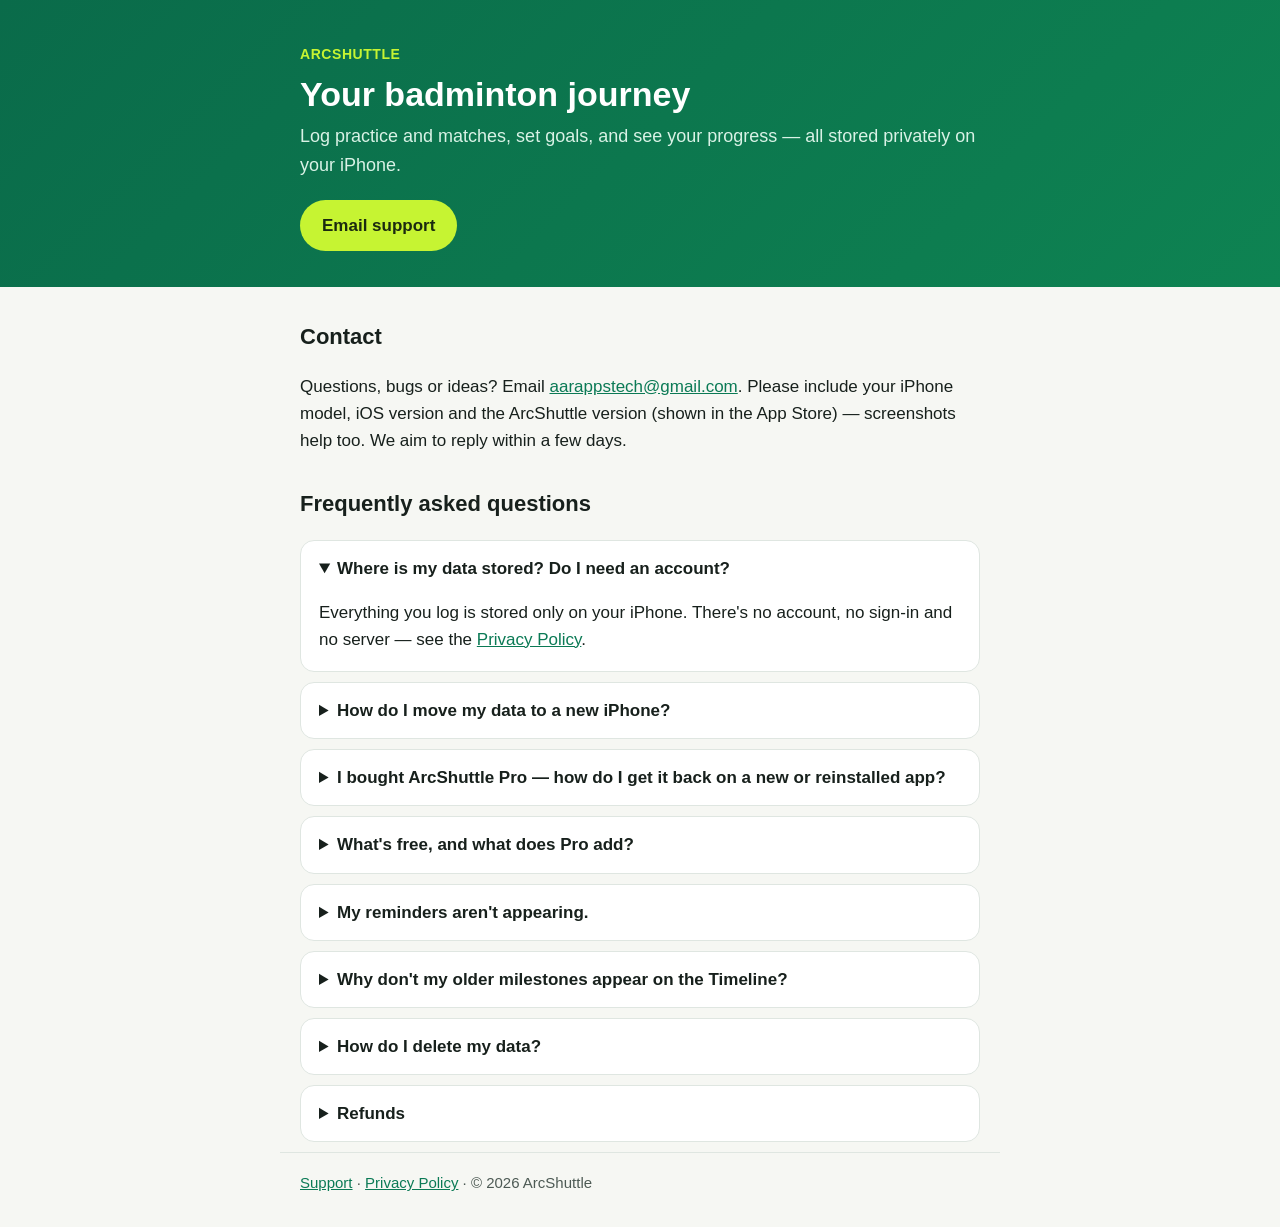
<file: index.html>
<!doctype html>
<html lang="en">
<head>
<meta charset="utf-8">
<meta name="viewport" content="width=device-width, initial-scale=1">
<title>ArcShuttle — Support</title>
<meta name="description" content="Help and support for ArcShuttle, the badminton training journal for iPhone.">
<link rel="stylesheet" href="style.css">
</head>
<body>
<header class="hero">
  <div class="wrap">
    <span class="brand">ArcShuttle</span>
    <h1>Your badminton journey</h1>
    <p class="lede">Log practice and matches, set goals, and see your progress — all stored privately on your iPhone.</p>
    <a class="button" href="mailto:aarappstech@gmail.com?subject=ArcShuttle%20support">Email support</a>
  </div>
</header>

<main class="wrap">
  <h2>Contact</h2>
  <p>Questions, bugs or ideas? Email <a href="mailto:aarappstech@gmail.com?subject=ArcShuttle%20support">aarappstech@gmail.com</a>. Please include your iPhone model, iOS version and the ArcShuttle version (shown in the App Store) — screenshots help too. We aim to reply within a few days.</p>

  <h2>Frequently asked questions</h2>

  <details open>
    <summary>Where is my data stored? Do I need an account?</summary>
    <p>Everything you log is stored only on your iPhone. There's no account, no sign-in and no server — see the <a href="privacy.html">Privacy Policy</a>.</p>
  </details>

  <details>
    <summary>How do I move my data to a new iPhone?</summary>
    <p>Because your data lives on your device, it moves with your iPhone's own transfer: set up the new iPhone from an <strong>iCloud Backup</strong>, a computer backup, or Apple's <strong>Quick Start</strong>. With ArcShuttle Pro you can also export a CSV spreadsheet or PDF report at any time (Profile → Export data).</p>
  </details>

  <details>
    <summary>I bought ArcShuttle Pro — how do I get it back on a new or reinstalled app?</summary>
    <p>Open <strong>Profile → ArcShuttle Pro → Restore purchases</strong>, signed in with the same Apple ID you used to buy it. Pro is a one-time purchase — no subscription.</p>
  </details>

  <details>
    <summary>What's free, and what does Pro add?</summary>
    <p>Logging practice and matches, goals, your timeline, profile statistics and reminders are all free, forever. Pro adds trend charts, skill-practice breakdown, streak analysis, your full history (the free version shows the last 60 days) and data export.</p>
  </details>

  <details>
    <summary>My reminders aren't appearing.</summary>
    <p>Check that reminders are on in <strong>Profile → Notification settings</strong>, and that notifications are allowed in your iPhone's <strong>Settings → ArcShuttle → Notifications</strong>. Focus modes can also silence them. Reminders may arrive a few minutes after the chosen time.</p>
  </details>

  <details>
    <summary>Why don't my older milestones appear on the Timeline?</summary>
    <p>Milestones are recorded from the moment you first open the Timeline, as you reach them — earlier activity isn't added retroactively.</p>
  </details>

  <details>
    <summary>How do I delete my data?</summary>
    <p>Edit or delete any session, match or goal inside the app. Deleting ArcShuttle from your iPhone permanently removes all of its data from the device.</p>
  </details>

  <details>
    <summary>Refunds</summary>
    <p>Purchases are handled by Apple. To request a refund, visit <a href="https://reportaproblem.apple.com">reportaproblem.apple.com</a>.</p>
  </details>
</main>

<footer class="wrap footer">
  <a href="index.html">Support</a> · <a href="privacy.html">Privacy Policy</a> · © 2026 ArcShuttle
</footer>
</body>
</html>
</file>
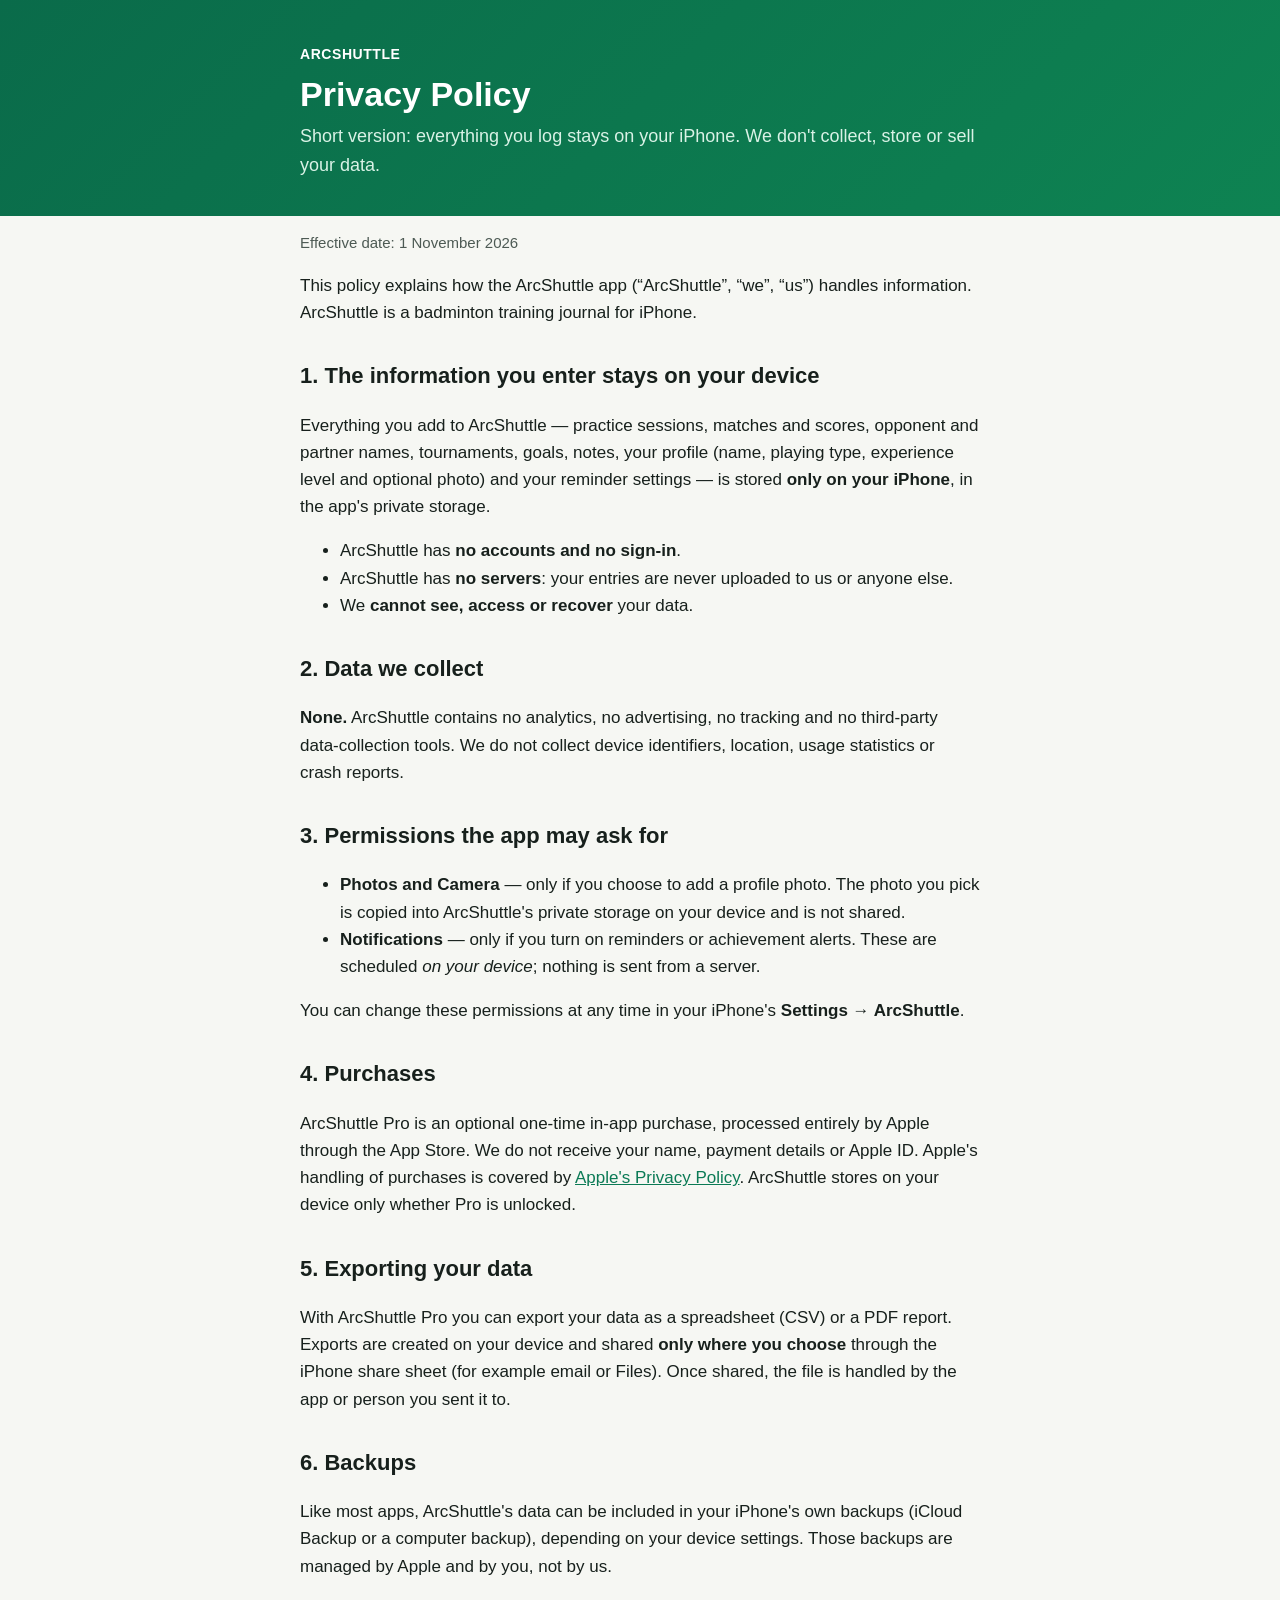
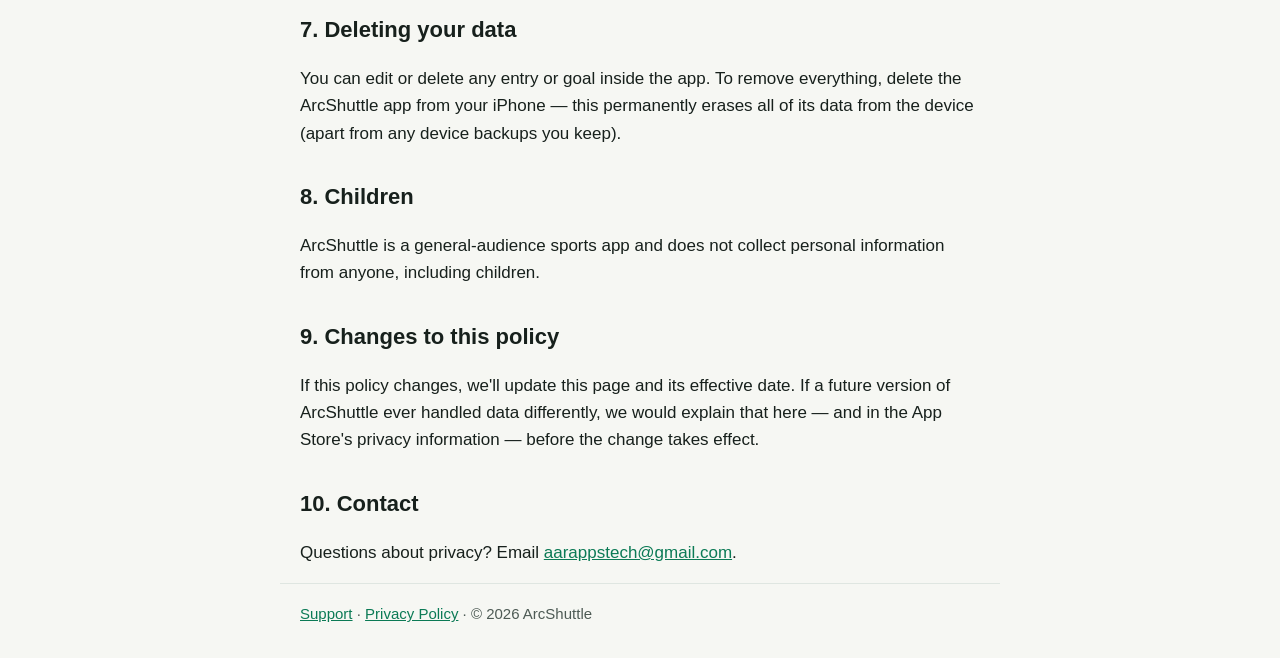
<file: privacy.html>
<!doctype html>
<html lang="en">
<head>
<meta charset="utf-8">
<meta name="viewport" content="width=device-width, initial-scale=1">
<title>ArcShuttle — Privacy Policy</title>
<meta name="description" content="How ArcShuttle handles your data: everything stays on your device.">
<link rel="stylesheet" href="style.css">
</head>
<body>
<header class="hero">
  <div class="wrap">
    <a class="brand" href="index.html">ArcShuttle</a>
    <h1>Privacy Policy</h1>
    <p class="lede">Short version: everything you log stays on your iPhone. We don't collect, store or sell your data.</p>
  </div>
</header>

<main class="wrap">
  <p class="meta">Effective date: 1 November 2026</p>

  <p>This policy explains how the ArcShuttle app (“ArcShuttle”, “we”, “us”) handles information. ArcShuttle is a badminton training journal for iPhone.</p>

  <h2>1. The information you enter stays on your device</h2>
  <p>Everything you add to ArcShuttle — practice sessions, matches and scores, opponent and partner names, tournaments, goals, notes, your profile (name, playing type, experience level and optional photo) and your reminder settings — is stored <strong>only on your iPhone</strong>, in the app's private storage.</p>
  <ul>
    <li>ArcShuttle has <strong>no accounts and no sign-in</strong>.</li>
    <li>ArcShuttle has <strong>no servers</strong>: your entries are never uploaded to us or anyone else.</li>
    <li>We <strong>cannot see, access or recover</strong> your data.</li>
  </ul>

  <h2>2. Data we collect</h2>
  <p><strong>None.</strong> ArcShuttle contains no analytics, no advertising, no tracking and no third-party data-collection tools. We do not collect device identifiers, location, usage statistics or crash reports.</p>

  <h2>3. Permissions the app may ask for</h2>
  <ul>
    <li><strong>Photos and Camera</strong> — only if you choose to add a profile photo. The photo you pick is copied into ArcShuttle's private storage on your device and is not shared.</li>
    <li><strong>Notifications</strong> — only if you turn on reminders or achievement alerts. These are scheduled <em>on your device</em>; nothing is sent from a server.</li>
  </ul>
  <p>You can change these permissions at any time in your iPhone's <strong>Settings → ArcShuttle</strong>.</p>

  <h2>4. Purchases</h2>
  <p>ArcShuttle Pro is an optional one-time in-app purchase, processed entirely by Apple through the App Store. We do not receive your name, payment details or Apple ID. Apple's handling of purchases is covered by <a href="https://www.apple.com/legal/privacy/">Apple's Privacy Policy</a>. ArcShuttle stores on your device only whether Pro is unlocked.</p>

  <h2>5. Exporting your data</h2>
  <p>With ArcShuttle Pro you can export your data as a spreadsheet (CSV) or a PDF report. Exports are created on your device and shared <strong>only where you choose</strong> through the iPhone share sheet (for example email or Files). Once shared, the file is handled by the app or person you sent it to.</p>

  <h2>6. Backups</h2>
  <p>Like most apps, ArcShuttle's data can be included in your iPhone's own backups (iCloud Backup or a computer backup), depending on your device settings. Those backups are managed by Apple and by you, not by us.</p>

  <h2>7. Deleting your data</h2>
  <p>You can edit or delete any entry or goal inside the app. To remove everything, delete the ArcShuttle app from your iPhone — this permanently erases all of its data from the device (apart from any device backups you keep).</p>

  <h2>8. Children</h2>
  <p>ArcShuttle is a general-audience sports app and does not collect personal information from anyone, including children.</p>

  <h2>9. Changes to this policy</h2>
  <p>If this policy changes, we'll update this page and its effective date. If a future version of ArcShuttle ever handled data differently, we would explain that here — and in the App Store's privacy information — before the change takes effect.</p>

  <h2>10. Contact</h2>
  <p>Questions about privacy? Email <a href="mailto:aarappstech@gmail.com">aarappstech@gmail.com</a>.</p>
</main>

<footer class="wrap footer">
  <a href="index.html">Support</a> · <a href="privacy.html">Privacy Policy</a> · © 2026 ArcShuttle
</footer>
</body>
</html>
</file>
<file: style.css>
/* ArcShuttle support site — brand colours from lib/core/theme/app_colors.dart.
   System fonts only: a privacy page shouldn't load third-party font CDNs. */
:root {
  --green-deep: #0a6b4a;
  --green-bright: #0e8352;
  --lime: #c6f432;
  --ink: #17201c;
  --muted: #4d5a54;
  --bg: #f6f7f3;
  --card: #ffffff;
  --line: #dfe6e1;
  --link: #0b7a55;
}
@media (prefers-color-scheme: dark) {
  :root {
    --ink: #e2e8e4;
    --muted: #a9b5ae;
    --bg: #0f1412;
    --card: #1b2420;
    --line: #2a3530;
    --link: #5fd39a;
  }
}
* { box-sizing: border-box; }
body {
  margin: 0;
  font: 17px/1.6 -apple-system, BlinkMacSystemFont, "Segoe UI", Roboto, sans-serif;
  color: var(--ink);
  background: var(--bg);
}
.wrap { max-width: 720px; margin: 0 auto; padding: 0 20px; }
a { color: var(--link); }
.hero {
  background: linear-gradient(135deg, var(--green-deep), var(--green-bright));
  color: #fff;
  padding: 40px 0 36px;
}
.hero a { color: #fff; }
.brand {
  display: inline-block;
  font-weight: 800;
  letter-spacing: 0.04em;
  text-transform: uppercase;
  font-size: 14px;
  color: var(--lime);
  text-decoration: none;
}
.hero h1 { margin: 8px 0 8px; font-size: 34px; line-height: 1.15; }
.lede { margin: 0; font-size: 18px; color: #d9f2e6; }
.button {
  display: inline-block;
  margin-top: 20px;
  padding: 12px 22px;
  border-radius: 999px;
  background: var(--lime);
  color: #1b2a10 !important;
  font-weight: 700;
  text-decoration: none;
}
main { padding-top: 12px; padding-bottom: 24px; }
h2 { margin-top: 32px; font-size: 22px; }
.meta { color: var(--muted); font-size: 15px; }
details {
  background: var(--card);
  border: 1px solid var(--line);
  border-radius: 14px;
  padding: 14px 18px;
  margin: 10px 0;
}
summary { cursor: pointer; font-weight: 600; }
details p { margin-bottom: 4px; }
.footer {
  border-top: 1px solid var(--line);
  padding-top: 18px;
  padding-bottom: 32px;
  color: var(--muted);
  font-size: 15px;
}
</file>
